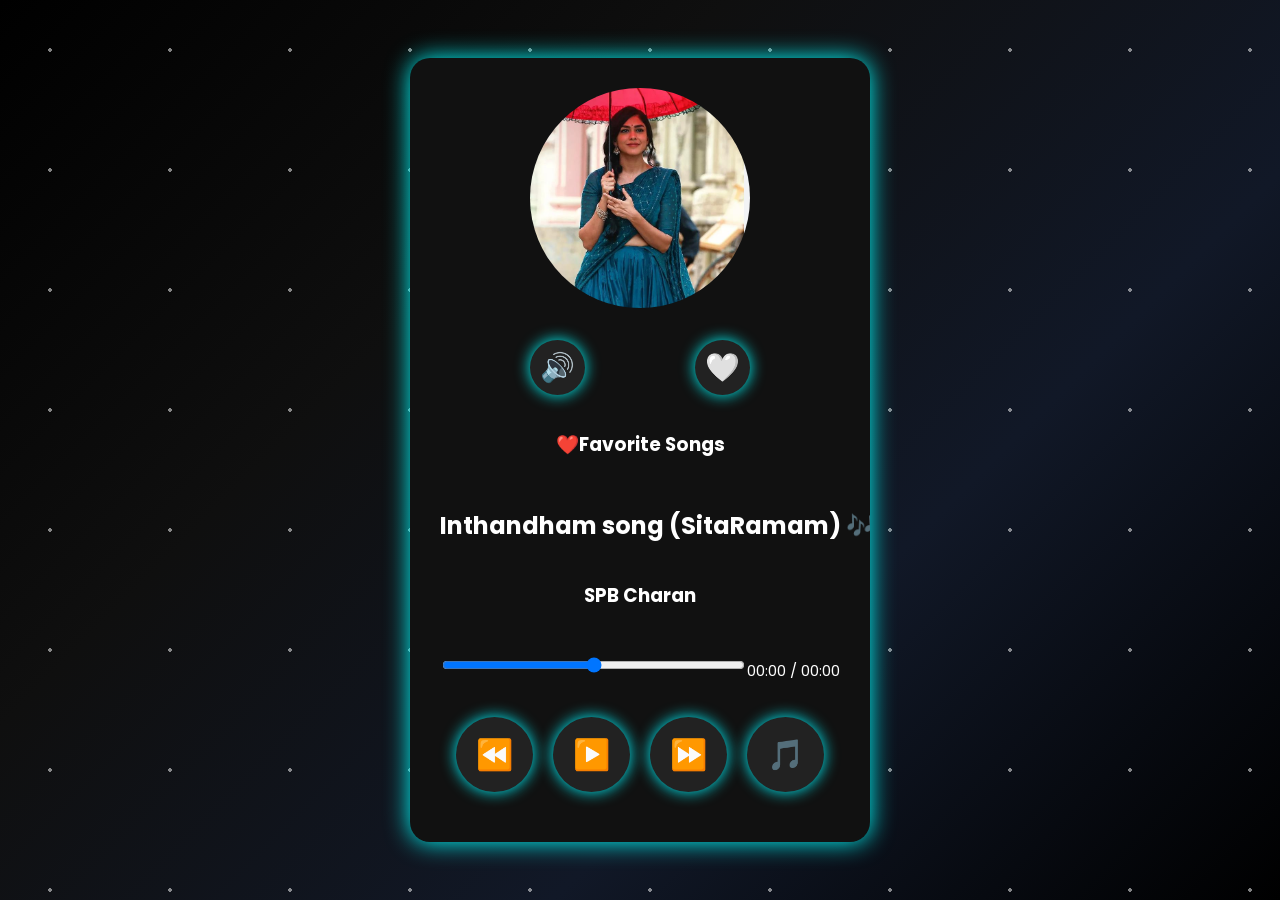
<file: index.html>
<!DOCTYPE html>
<html>
<head>
<title>Music Player</title>
<link rel="stylesheet" href="style.css">
<link href="https://fonts.googleapis.com/css2?family=Poppins:wght@300;400;600&display=swap" rel="stylesheet">
</head>
<body>

<div class="stars"></div>  <!--for stars floating in the background of the music player -->

<div id="player">

   
   <div class="cover-container"> 
   
      <img id="cover">
       <div class="top-icons">
          <button class="sideBtn" id="volumeBtn">🔊️</button> 
    
          <button class="sideBtn" id="favBtn">🤍️</button> 
        </div>  
   </div>  
   <h3 id="favTitle"> ❤️Favorite Songs</h3>
   <div id="favoriteList"></div>
   
  
     <h2 id="title">Song Name</h2>
  
   
  <h3 id="artist"></h3>
  
  
  <audio id="audio"></audio>
  
  <div class="progress-container">
  
    <input type="range" id="progress">
  
     <div id="timer">
       <span id="currentTime">00:00</span>
       /
       <span id="duration">00:00</span>
    </div> 
    
  </div>
  
    
  <div class="volume-wrapper">

    <div class="volume-popup">
     <input type="range"
            id="volume" 
            min="0" 
            max="1" 
            step="0.5" 
            value="1">
   </div>  
  </div>
  <div class="buttons">
    <button id="prev">⏪️</button>
    <button id="play">▶️</button>
    <button id="next">⏩️</button>
    <button id="playlistBtn">🎵️</button>
  </div>
  
  <div id="playlist"></div>
  
</div>

<script src="script.js"></script>

</body>
</html>
</file>
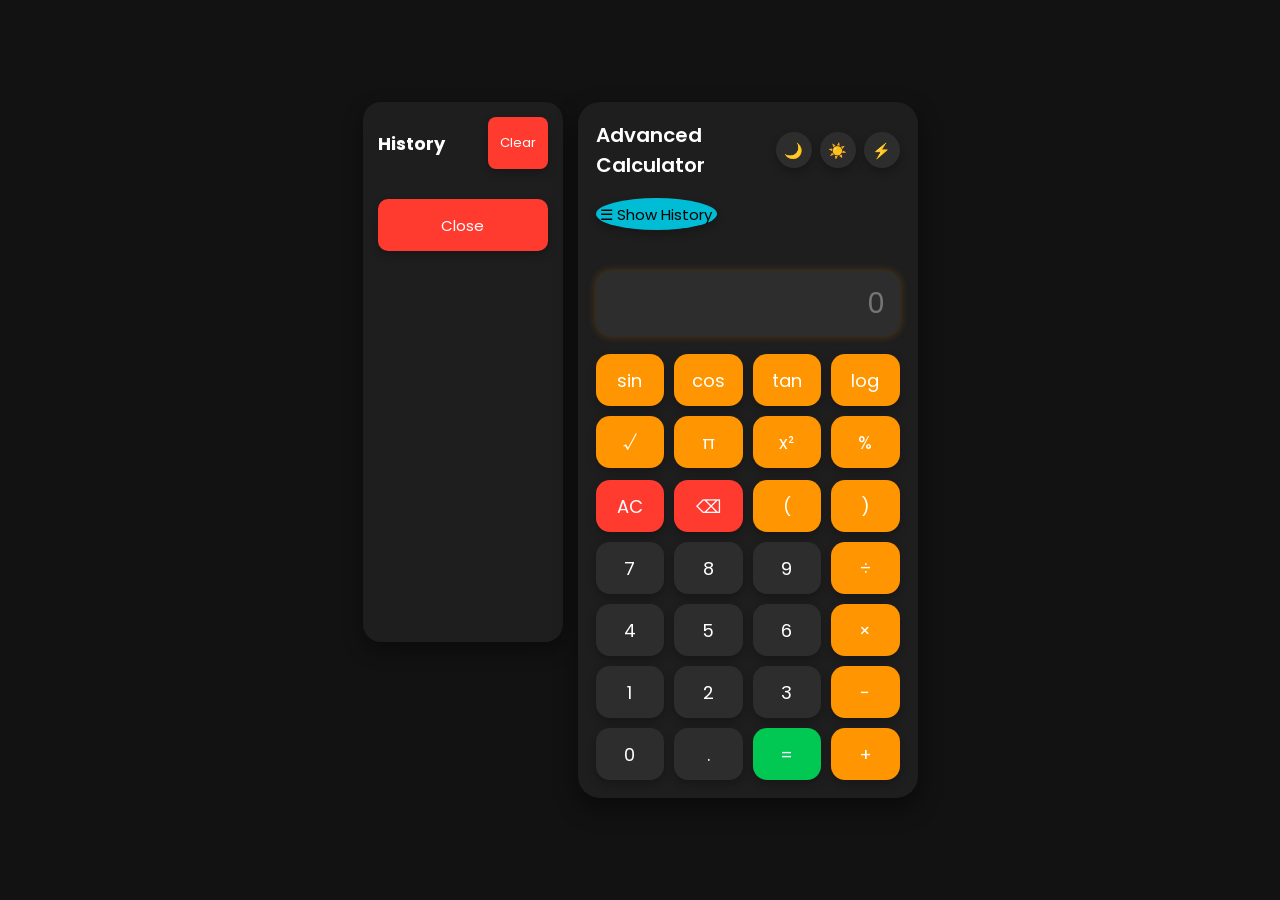
<file: CodeAlpha_Calculator/calculator.html>
<!DOCTYPE html>
<html lang="en">
<head>
    <meta charset="UTF-8">
    <meta name="viewport" content="width=device-width, initial-scale=1.0">
    <title>Calculator</title>

  <link rel="stylesheet" href="style.css" />

  <!-- Google Font -->
  <link rel="preconnect" href="https://fonts.googleapis.com">
  <link rel="preconnect" href="https://fonts.gstatic.com" crossorigin>

  <link href="https://fonts.googleapis.com/css2?family=Poppins:wght@300;400;500;600&display=swap" rel="stylesheet">
</head>

<body>

  <div class="calculator-container">

    <!-- HISTORY PANEL -->
    <div class="history-panel">
      <div class="history-header">
        <h2>History</h2>
        <button id="clearHistory">Clear</button>
      </div>

    
      <div id="historyList"></div>

<button id="closeHistory">Close</button>
    </div>

    <!-- CALCULATOR -->
    <div class="calculator">

      <!-- TOP BAR -->
      <div class="top-bar">
        <h1>Advanced Calculator</h1>

        <div class="theme-buttons">
          <button id="darkTheme">🌙</button>
          <button id="lightTheme">☀️</button>
          <button id="neonTheme">⚡</button>
        </div>
      </div>
      <button id="showHistory">☰ Show History</button>
      <!-- DISPLAY -->
      <div class="display-section">

        <div id="previousExpression"></div>

        <input
          type="text"
          id="display"
          placeholder="0"
          readonly
        />
      </div>

      <!-- SCIENTIFIC BUTTONS -->
      <div class="scientific-buttons">

        <button class="operator" onclick="appendValue('sin(')">sin</button>

        <button class="operator" onclick="appendValue('cos(')">cos</button>

        <button class="operator" onclick="appendValue('tan(')">tan</button>

        <button class="operator" onclick="appendValue('log(')">log</button>

        <button class="operator" onclick="appendValue('sqrt(')">√</button>

        <button class="operator" onclick="appendValue('Math.PI')">π</button>

        <button class="operator" onclick="appendValue('**2')">x²</button>

        <button class="operator" onclick="appendValue('%')">%</button>

      </div>

      <!-- MAIN BUTTONS -->
      <div class="buttons">

        <!-- ROW 1 -->
        <button class="function-btn" onclick="clearDisplay()">AC</button>

        <button class="function-btn" onclick="deleteLast()">⌫</button>

        <button class="operator" onclick="appendValue('(')">(</button>

        <button class="operator" onclick="appendValue(')')">)</button>

        <!-- ROW 2 -->
        <button onclick="appendValue('7')">7</button>

        <button onclick="appendValue('8')">8</button>

        <button onclick="appendValue('9')">9</button>

        <button class="operator" onclick="appendValue('/')">÷</button>

        <!-- ROW 3 -->
        <button onclick="appendValue('4')">4</button>

        <button onclick="appendValue('5')">5</button>

        <button onclick="appendValue('6')">6</button>

        <button class="operator" onclick="appendValue('*')">×</button>

        <!-- ROW 4 -->
        <button onclick="appendValue('1')">1</button>

        <button onclick="appendValue('2')">2</button>

        <button onclick="appendValue('3')">3</button>

        <button class="operator" onclick="appendValue('-')">−</button>

        <!-- ROW 5 -->
        <button onclick="appendValue('0')">0</button>

        <button onclick="appendValue('.')">.</button>

        <button class="equal-btn" onclick="calculate()">=</button>

        <button class="operator" onclick="appendValue('+')">+</button>

      </div>

    </div>

  </div>

  <script src="script.js"></script>


</body>
</html>
</file>
<file: style.css>
.buttons{
 display:flex;
 justify-content:center;
 align-items:center;
 gap:20px;
 border-radius:100px;
 padding:20px 20px;
 margin-top:15px;
}


body{
 display:flex;
 
 font-family:'Poppins',sans-serif;
 
 justify-content:center;
 
 align-items:center;
 
 padding:0px;
 
 margin:0px;
 
 min-height:100vh;
 
  background:linear-gradient(
    135deg,
    #000000,
    #0f0f0f,
    #111827,
    #000000
 );
 
 background-size:100% 100%;
 
 animation:bgmv 12s ease infinite;
 
 overflow:hidden;
} 

@keyframes bgmv{
        0%{
         background-position:0% 50%;
        }
        50%{
         background-position:100% 50%;
        }
        100%{
         background-position:0% 50%;
        }
}

/* placing starts in the background,I think it looks beautiful */
 .stars{
    position:fixed;
    padding:10px;
    
    width:100%;
    
    height:100%;
    
    background:
             radial-gradient(white 2px,transparent 2px); /*this radial gradient creates elements into circular shapes */
             radial-gradient(cyan 3px,transparent 3px);
             radial-gradient(#00f7ff 2px, transparent 2px); 
             
   background-size:
             120px 120px;
             180px 180px;
             250px 250px;                   
    
   animation:starsmv 8s linear infinite;
   
   opacity:0.5; /* start become half visible,1 for fully visible */
   
   z-index:-1; /* start moves behind the elements like buttons */
   

} 
@keyframes starsmv{

   from{
      background-position:
         0 0,
         0 0,
         0 0;
   }

   to{
      background-position:
         0 -120px,
         0 -180px,
         0 -250px;
   }
}      
    
#player{
    background:#111;

    width:400px;

    max-height:90vh;

    padding:30px;

    border-radius:20px;

    text-align:center;

    box-shadow:0 0 25px cyan;

    overflow-y:auto;   /* scroll inside the player */

    overflow-x:hidden;

    scrollbar-width:none;

    display:flex;

    flex-direction:column;

    justify-content:flex-start;
}

#player::-webkit-scrollbar{
    display:none;
}

h2{

color:white;

}

#cover{
width:220px;
height:220px;
object-fit:cover;   
border-radius:50%;
margin-bottom:10px;
animation:rotate 5s linear infinite;
animation-play-state:paused;
}

#progress{
/*width:100%;
margin:20px 0;*/
flex:1;
}

button{
background-color:#222;
border:none;
padding:20px;
border-radius:50%;
font-size:30px;
transition:0.5s;
box-shadow:0 0 15px #00f7ff;
color:black;
}

button:hover{
transform:scale(1.1);
box-shadow:0 0 15px #00f7ff;
cursor:pointer;
}

@keyframes rotate{
  
  from{
   transform:rotate(0deg);
   }
  to{
    transform:rotate(360deg);
   }
} 
   
/*playlist design*/ 
#playlist{
   margin-top:20px;
   display:none;
 }
 
 
 /*songs displaying in list*/
 .song-item{
   padding:20px;
   margin:10px 0;
   border-radius:25px;
   background-color:#222;
   color:white;
   transition:0.5s;
 }
 
 .song-item:hover{
 background-color:#00f7ff;
 color:black;
 cursor:pointer;
 transform:scale(1.0);
}   

/*volume control*/

.volume-control{
    margin-top:10px;
    text-align:center;
    display:flex;
    color:white;
    gap:10px;
 }
 
 #volume{
  width:100%;
}  

/* timer for song displaying*/

#timer{
    /*display:flex;*/
    text-align:right;
    color:white;
    margin-top:10px;
    font-size:15px;
    justify-content:right;
    gap:10px;
    white-space:nowrap;
 } 
 /*progress bar and timer in this div section*/
 
 .progress-container{
  display:flex;
  margin-top:20px;
  align-items:center;
}

.volume-wrapper{
   position:relative;
}

.volume-popup{
    position:absolute;

    bottom:230px;   /* places slider above buttons */
    right:10px;    /* moves near volume button */

    width:40px;
    height:160px;

    background:#1f1f1f;
    border-radius:20px;

    display:none;

    justify-content:center;
    align-items:center;

    box-shadow:0 0 20px cyan;

    transition:0.3s ease;
}
/* VERTICAL SLIDER */

#volume{
    writing-mode: vertical-lr;
    direction: rtl;

    width: 8px;
    height: 120px;
}


.volume-popup{
    transition: 0.3s ease;
}



/*keeping that volume and liked symbols in middle of that circle */

.sideBtn{
   display:flex;
   justify-content:center;
   align-items:center;
   width:10px;
   height:10px;
}   
  
  
#favTitle{
   color:white;
   margin-top:20px;
}

#favoriteList{
   margin-top:10px;
}

.favorite-song{
   background:#222;
   color:white;
   padding:12px;
   border-radius:15px;
   margin:8px 0;
   transition:0.3s;
}

.favorite-song:hover{
   background:#00f7ff;
   color:black;
}

/* space between heart and volume symbols and proper alignment */

/* TOP ICONS CONTAINER */

.top-icons{
   display:flex;
   justify-content:space-between;
   align-items:center;

   width:220px;
   margin:15px auto;
}

/* VOLUME + HEART BUTTONS */

#volumeBtn,
#favBtn{

   width:55px;
   height:55px;

   border-radius:50%;
   border:none;

   font-size:28px;

   background:#222;
   color:white;

   display:flex;
   justify-content:center;
   align-items:center;

   cursor:pointer;

   box-shadow:0 0 15px cyan;

   transition:0.4s;
}

/* HOVER EFFECT */

#volumeBtn:hover,
#favBtn:hover{

   transform:scale(1.1);
}             

/* TITLE WRAPPER */
#title-wrapper{
   width:100%;
   overflow:hidden;
   white-space:nowrap;
}

/* SONG TITLE */
#title{
   display:inline-block;
   color:white;
   white-space:nowrap;
   animation:marquee 10s linear infinite; 
}

/* MARQUEE ANIMATION */
@keyframes marquee{
   0%{
      transform:translateX(100%);
   }

   100%{
      transform:translateX(-100%);
   }
}

@media(max-width:500px)
{
   #player{
      width:90%;
   }
}

#artist{
color:white;
}
</file>
<file: CodeAlpha_Calculator/style.css>
*{
    margin:0;
    padding:0;
    box-sizing:border-box;
    font-family:'Poppins',sans-serif;
}

body{
    min-height:100vh;
    display:flex;
    justify-content:center;
    align-items:center;
    background:#121212;
    color:white;
    padding:15px;
}

/* MAIN CONTAINER */

.calculator-container{
    display:flex;
    gap:15px;
    width:100%;
    max-width:950px;
    justify-content:center;
    align-items:flex-start;
}

/* HISTORY PANEL */

.history-panel{
    width:200px;
    background:#1E1E1E;
    border-radius:18px;
    padding:15px;
    box-shadow:0 8px 20px rgba(0,0,0,0.4);
    overflow-y:auto;
    height:540px;
}

.history-header{
    display:flex;
    justify-content:space-between;
    align-items:center;
    margin-bottom:15px;
}

.history-header h2{
    font-size:18px;
}

#clearHistory{
    padding:6px 12px;
    border:none;
    border-radius:8px;
    background:#ff3b30;
    color:white;
    cursor:pointer;
    transition:0.3s;
    font-size:13px;
}

#clearHistory:hover{
    transform:scale(1.05);
}

.history-item{
    background:#2D2D2D;
    padding:10px;
    margin-bottom:10px;
    border-radius:10px;
    word-wrap:break-word;
    font-size:14px;
}

/* CALCULATOR */

.calculator{
    width:340px;
    background:#1E1E1E;
    border-radius:22px;
    padding:18px;
    box-shadow:0 10px 25px rgba(0,0,0,0.45);
}

/* TOP BAR */

.top-bar{
    display:flex;
    justify-content:space-between;
    align-items:center;
    margin-bottom:18px;
}

.top-bar h1{
    font-size:20px;
    font-weight:600;
}

/* THEME BUTTONS */

.theme-buttons{
    display:flex;
    gap:8px;
}

.theme-buttons button{
    width:36px;
    height:36px;
    border:none;
    border-radius:50%;
    cursor:pointer;
    font-size:15px;
    transition:0.3s;
}

.theme-buttons button:hover{
    transform:scale(1.08);
}

/* DISPLAY */

.display-section{
    margin-bottom:18px;
}

#previousExpression{
    text-align:right;
    color:#aaaaaa;
    margin-bottom:8px;
    min-height:18px;
    font-size:14px;
}

#display{
    width:100%;
    height:65px;
    border:none;
    border-radius:15px;
    background:#2D2D2D;
    color:white;
    text-align:right;
    font-size:28px;
    padding:15px;
    outline:none;
    box-shadow:0 0 8px rgba(255,149,0,0.25);
}

/* SCIENTIFIC BUTTONS */

.scientific-buttons{
    display:grid;
    grid-template-columns:repeat(4,1fr);
    gap:10px;
    margin-bottom:12px;
}

/* MAIN BUTTONS */

.buttons{
    display:grid;
    grid-template-columns:repeat(4,1fr);
    gap:10px;
}

/* BUTTONS */

button{
    height:52px;
    border:none;
    border-radius:14px;
    background:#2D2D2D;
    color:white;
    font-size:18px;
    cursor:pointer;
    transition:0.25s;
    box-shadow:0 4px 8px rgba(0,0,0,0.25);
}

button:hover{
    transform:translateY(-2px);
    background:#3A3A3A;
}

button:active{
    transform:scale(0.95);
}

/* OPERATOR BUTTONS */

.operator{
    background:#FF9500;
}

.operator:hover{
    background:#ffad33;
}

/* FUNCTION BUTTONS */

.function-btn{
    background:#ff3b30;
}

.function-btn:hover{
    background:#ff5c52;
}

/* EQUAL BUTTON */

.equal-btn{
    background:#00C853;
}

.equal-btn:hover{
    background:#22e06f;
}

/* LIGHT THEME */

.light-theme{
    background:#f2f2f2;
    color:black;
}

.light-theme .calculator,
.light-theme .history-panel{
    background:white;
}

.light-theme button{
    background:#e0e0e0;
    color:black;
}

.light-theme #display{
    background:#f5f5f5;
    color:black;
}

.light-theme .history-item{
    background:#e0e0e0;
}

/* NEON THEME */

.neon-theme{
    background:black;
}

.neon-theme .calculator,
.neon-theme .history-panel{
    background:#111;
    box-shadow:0 0 18px cyan;
}

.neon-theme button{
    background:#1a1a1a;
    color:cyan;
    box-shadow:0 0 8px cyan;
}

.neon-theme #display{
    background:#1a1a1a;
    color:#00ffff;
    box-shadow:0 0 12px cyan;
}

/* RESPONSIVE */

@media(max-width:850px){

    .calculator-container{
        flex-direction:column;
        align-items:center;
    }

    .history-panel{
        width:340px;
        height:180px;
    }
}

@media(max-width:450px){

    .calculator{
        width:100%;
    }

    .history-panel{
        width:100%;
    }

    button{
        height:48px;
        font-size:16px;
    }

    #display{
        height:58px;
        font-size:24px;
    }

    .top-bar h1{
        font-size:18px;
    }
}
/* CLOSE HISTORY BUTTON */

#closeHistory{
    width:100%;
    margin-top:15px;
    padding:10px;
    border:none;
    border-radius:10px;
    background:#ff3b30;
    color:white;
    font-size:15px;
    cursor:pointer;
    transition:0.3s;
}

#closeHistory:hover{
    transform:scale(1.03);
    background:#ff5c52;
}
.hide-history{
    transform:translateX(-120%);
    opacity:0;
    transition:0.4s;
}

/* SHOW HISTORY BUTTON */

#showHistory{
    width:40%;
    height:32px;
    border:none;
    border-radius:50%;
    background:#00bcd4;
    color:black;
    font-size:15px;
    cursor:pointer;
    margin-bottom:15px;
    transition:0.3s;
}

#showHistory:hover{
    background:#26c6da;
    transform:scale(1.02);
}

.hide-history{
    transform:translateX(-120%);
    opacity:0;
    transition:0.4s ease;
}
</file>
